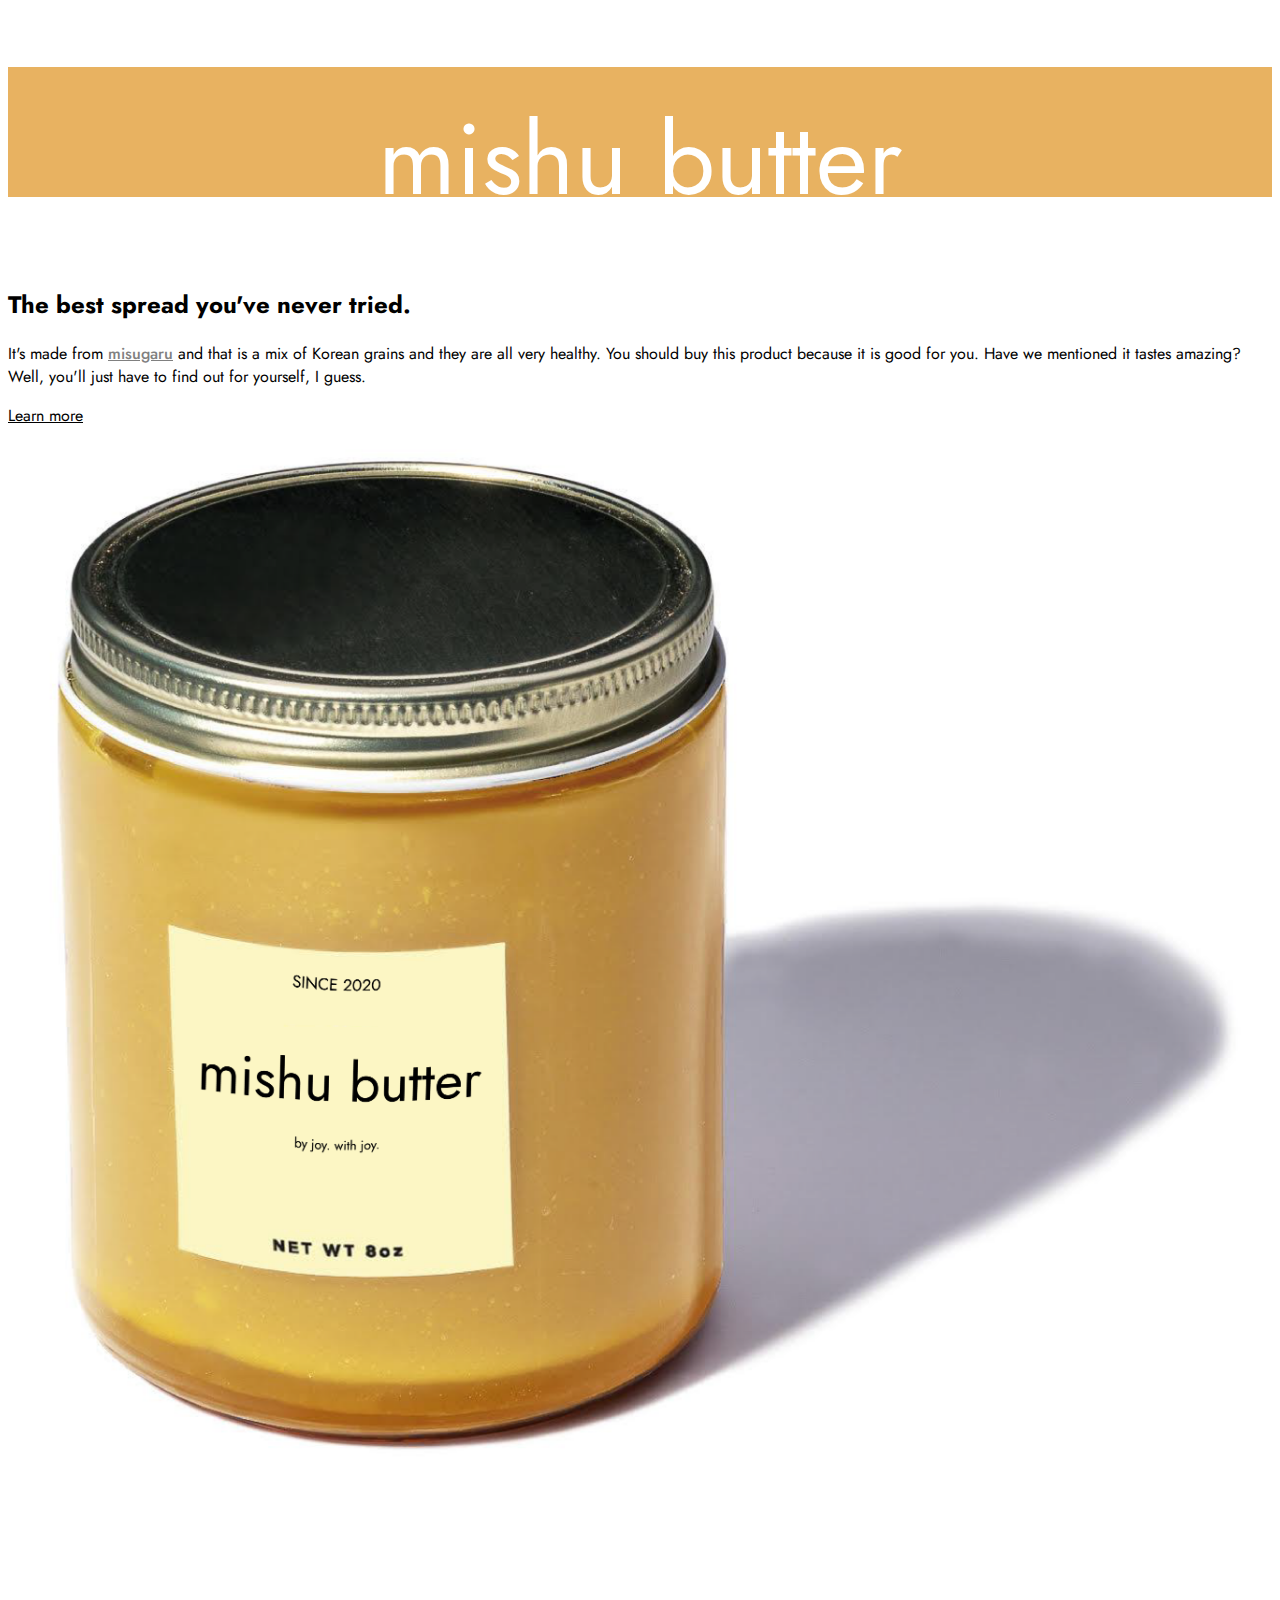
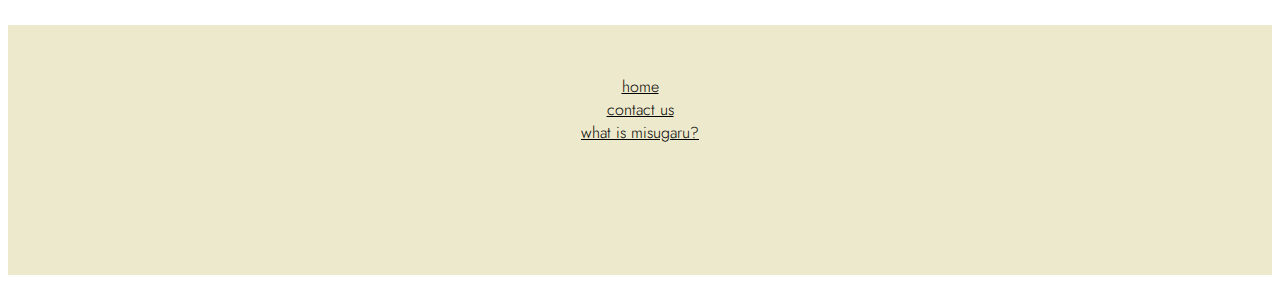
<file: index.html>
<!DOCTYPE html>
<html>
    <head>
        <title>Home page</title>
        <link rel="stylesheet" href="styles.css">
        <link rel="stylesheet" href="https://stackpath.bootstrapcdn.com/bootstrap/4.1.1/css/bootstrap.min.css" integrity="sha384-WskhaSGFgHYWDcbwN70/dfYBj47jz9qbsMId/iRN3ewGhXQFZCSftd1LZCfmhktB" crossorigin="anonymous">
        <link href="https://fonts.googleapis.com/css2?family=Jost:wght@300;400;500&display=swap" rel="stylesheet">
        <meta name="viewport" content="width=device-width, initial-scale=1.0">
    </head>
    <body>

        <div id="header">
          <h1 style="font-family:'Jost';font-weight:400;font-size:100px;color:white;">mishu butter</h1>
        </div>

        <div class="container">
            <div class="row" style="margin-top:30px;margin-bottom:150px">
                <div class="col-md-6 col-sm-6" style="margin-top:60px">
                    <h2 style=font-family:'Jost'>
                        The best spread you've never tried.
                    </h2>
                    <p class="lead mb48 mb-xs-32" style="font-family:'Jost'">
                        It's made from <a href="page1.html" style="color:grey;font-weight:500"><u>misugaru</u></a> and that is a mix of Korean grains
                        and they are all very healthy. You should buy this product
                        because it is good for you. Have we mentioned it tastes amazing?
                        Well, you'll just have to find out for yourself, I guess.
                    </p>
                    <a class="btn btn-filled btn-lg mb0" href="page1.html"
                    style="width:200px; color:black; font-family:'Jost'">
                        Learn more
                    </a>
                </div>
                <div class="col-md-6 col-sm-6" style="margin-top:20px">
                    <img src="mishu_butter_mock.png" style="max-width:100%;" alt="Deliciousness">
                </div>
            </div>
            <!--<div class="container row" style="height:200px background-color:#7c81a6">
                <div class="col-md-6"
                    <a class="btn btn-filled btn-lg mb0" href="/joshuacho/project0/form.html">
                      Contact us
                    </a>
                </div>
                <div class="col-md-6"
                    <a class="btn btn-filled btn-lg mb0" href="/joshuacho/project0/page1.html">
                    What is misugaru?
                    </a>
                </div>
            </div>
          -->
        </div>

        <div id="footer" style="text-align:center; height:200px; width: 100%;
        background-color:#ede9cc; padding-top:50px;font-family:'Jost';font-weight:300;">
          <div>
            <a href="index.html" style="color:black;">
              home
            </a>
          </div>
          <div>
            <a href="form.html" style="color:black;">
              contact us
            </a>
          </div>
          <div>
            <a href="page1.html" style="color:black;">
              what is misugaru?
            </a>
          </div>
        </div>

    </body>
</html>
</file>
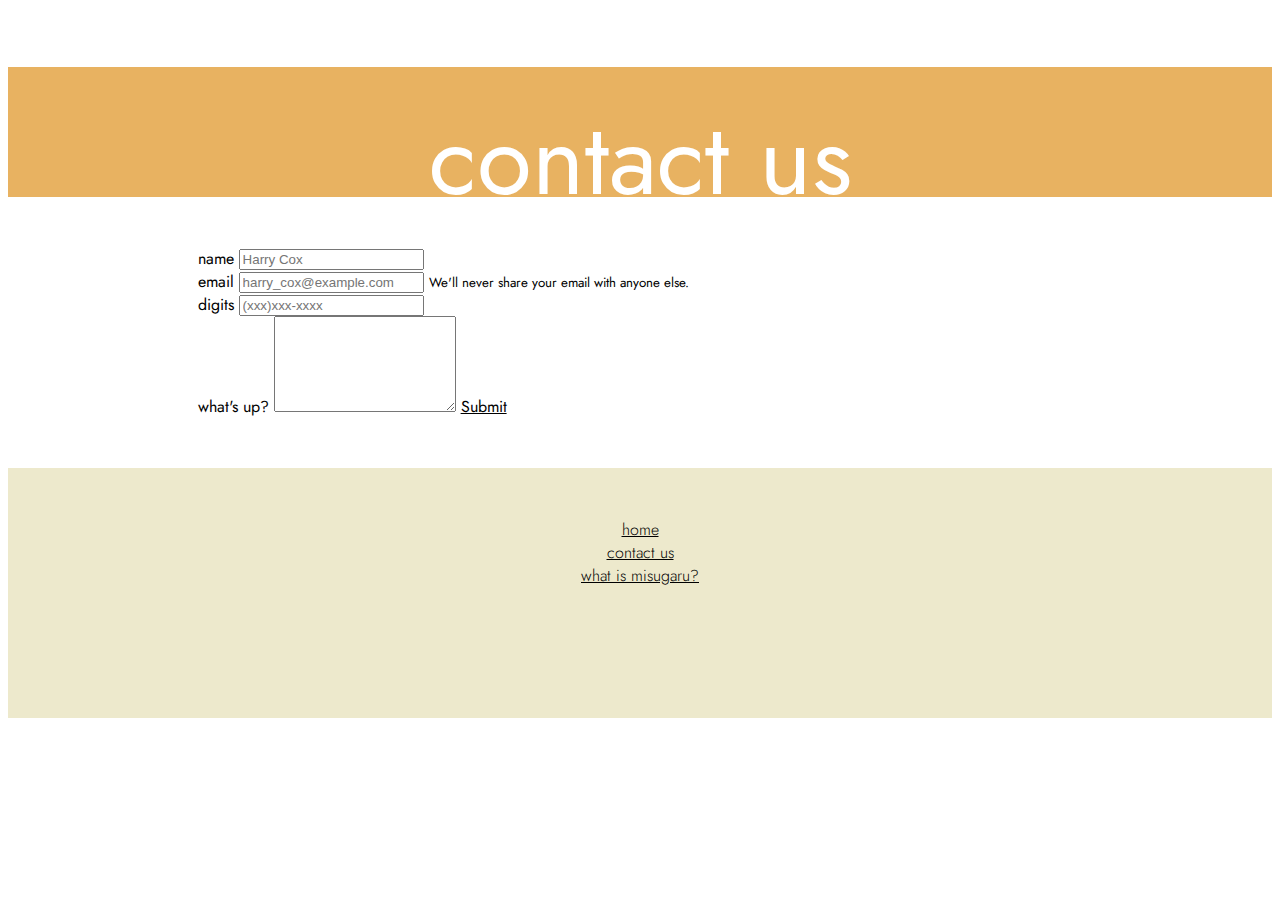
<file: form.html>
<!DOCTYPE html>
<html>
    <head>
        <title>Form</title>
        <link rel="stylesheet" href="styles.css">
        <link rel="stylesheet" href="https://stackpath.bootstrapcdn.com/bootstrap/4.1.1/css/bootstrap.min.css" integrity="sha384-WskhaSGFgHYWDcbwN70/dfYBj47jz9qbsMId/iRN3ewGhXQFZCSftd1LZCfmhktB" crossorigin="anonymous">
        <link href="https://fonts.googleapis.com/css2?family=Jost:wght@300;400;500&display=swap" rel="stylesheet">
        <meta name="viewport" content="width=device-width, initial-scale=1.0">
    </head>
    <body>
      <div id="header">
          <h1 style="font-family:'Jost';font-weight:400;font-size:100px;color:white;">contact us</h1>
      </div>
      <form style="margin-bottom:50px">
        <div class="row" style="margin-top:50px">
            <div class="col-md-10" style="margin-left:20%">
              <div class="form-group">
                <label for="usr">name</label>
                <input type="text" class="form-control" id="usr" placeholder="Harry Cox">
              </div>
              <div class="form-group">
                <label for="exampleInputEmail1">email</label>
                <input type="email" class="form-control" id="exampleInputEmail1" aria-describedby="emailHelp" placeholder="harry_cox@example.com">
                <small id="emailHelp" class="form-text text-muted">We'll never share your email with anyone else.</small>
              </div>
              <div class="form-group">
                <label for="phonenum">digits</label>
                <input type="tel" class="form-control" id="phonenum" aria-describedby="emailHelp"
                placeholder="(xxx)xxx-xxxx" pattern:"^\d{3}-\d{3}-\d{4}$">
              </div>
              <div class="form-group">
                <label for="exampleFormControlTextarea1">what's up?</label>
                <textarea class="form-control" id="exampleFormControlTextarea1" rows="6"></textarea>
              <a class="btn btn-filled btn-lg mb0" href="page2.html"
              style="width:200px; color:black;">
                  Submit
              </a>
              </div>
            </div>
          </div>
        </div>
      </form>

      <!--
        <form>
          <input type="text" placeholder="Harry" name="name">
          <input type="email" placeholder="harry_cox@example.com" name="email">
          <button>Submit!</button>
        </form>
      -->

      <div id="footer" style="text-align:center; height:200px; width: 100%;
      background-color:#ede9cc; padding-top:50px; font-family:'Jost';font-weight:300;">
        <div>
          <a href="index.html" style="color:black;">
            home
          </a>
        </div>
        <div>
          <a href="form.html" style="color:black;font-family:'Jost'">
            contact us
          </a>
        </div>
        <div>
          <a href="page1.html" style="color:black;font-family:'Jost'">
            what is misugaru?
          </a>
        </div>
      </div>
    </body>
</html>
</file>
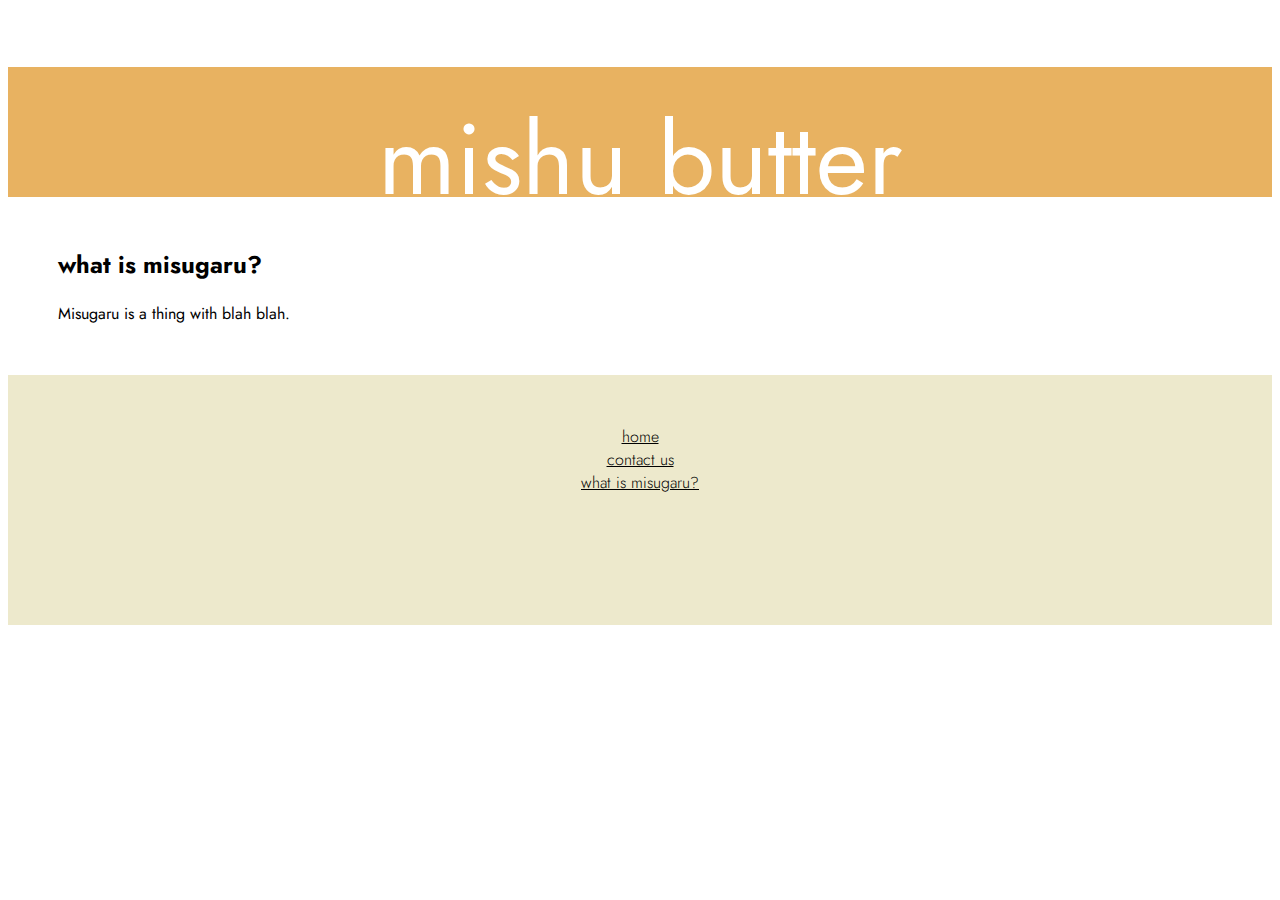
<file: page1.html>
<!DOCTYPE html>
<html>
    <head>
        <title>Home page</title>
        <link rel="stylesheet" href="styles.css">
        <link rel="stylesheet" href="https://stackpath.bootstrapcdn.com/bootstrap/4.1.1/css/bootstrap.min.css" integrity="sha384-WskhaSGFgHYWDcbwN70/dfYBj47jz9qbsMId/iRN3ewGhXQFZCSftd1LZCfmhktB" crossorigin="anonymous">
        <link href="https://fonts.googleapis.com/css2?family=Jost:wght@300;400;500&display=swap" rel="stylesheet">
        <meta name="viewport" content="width=device-width, initial-scale=1.0">
    </head>

<body>

    <div id="header">
      <h1 style="font-family:'Jost';font-weight:400;font-size:100px;color:white;">mishu butter</h1>
    </div>

    <div style="margin:50px;font-family:'Jost'">
      <h2>what is misugaru?</h2>
      <p class="lead mb48 mb-xs-32">
        Misugaru is a thing with blah blah.
      </p>
    </div>

    <div id="footer" style="text-align:center; height:200px; width: 100%;
    background-color:#ede9cc; padding-top:50px;font-family:'Jost';font-weight:300;">
      <div>
        <a href="index.html" style="color:black;">
          home
        </a>
      </div>
      <div>
        <a href="form.html" style="color:black;">
          contact us
        </a>
      </div>
      <div>
        <a href="page1.html" style="color:black;">
          what is misugaru?
        </a>
      </div>
    </div>
</body>



</html>
</file>
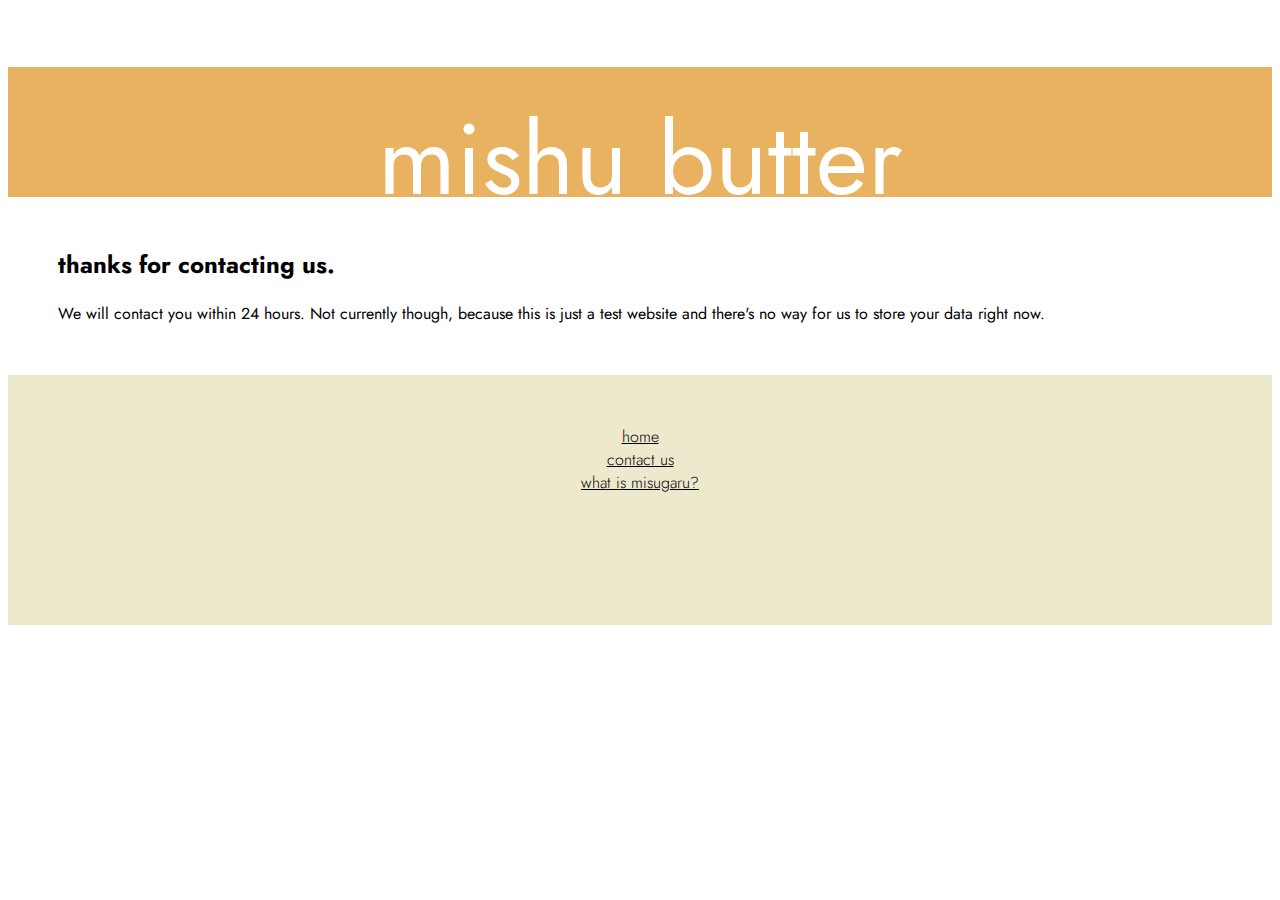
<file: page2.html>
<!DOCTYPE html>
<html>
    <head>
        <title>Home page</title>
        <link rel="stylesheet" href="styles.css">
        <link rel="stylesheet" href="https://stackpath.bootstrapcdn.com/bootstrap/4.1.1/css/bootstrap.min.css" integrity="sha384-WskhaSGFgHYWDcbwN70/dfYBj47jz9qbsMId/iRN3ewGhXQFZCSftd1LZCfmhktB" crossorigin="anonymous">
        <link href="https://fonts.googleapis.com/css2?family=Jost:wght@300;400;500&display=swap" rel="stylesheet">
        <meta name="viewport" content="width=device-width, initial-scale=1.0">
    </head>
    <body>

        <div id="header">
          <h1 style="font-family:'Jost';font-weight:400;font-size:100px;color:white;">mishu butter</h1>
        </div>

        <div style="margin:50px;font-family:'Jost'">
          <h2>thanks for contacting us.</h2>
          <p class="lead mb48 mb-xs-32">
            We will contact you within 24 hours. Not currently though, because this is just a test
            website and there's no way for us to store your data right now.
          </p>
        </div>

        <div id="footer" style="text-align:center; height:200px; width: 100%;
        background-color:#ede9cc; padding-top:50px;font-family:'Jost';font-weight:300;">
          <div>
            <a href="index.html" style="color:black;">
              home
            </a>
          </div>
          <div>
            <a href="form.html" style="color:black;">
              contact us
            </a>
          </div>
          <div>
            <a href="page1.html" style="color:black;">
              what is misugaru?
            </a>
          </div>
        </div>

    </body>
  </html>
</file>
<file: styles.css>
#header {
  background-color:#e8b261;
  height:130px;
  width:100%;
}

input[type="submit"] {
  padding: 4px 8px;
}

form {
  width: 75%;
  margin: 50 auto;
  font-family:'Jost'
}

.grid {
  display: grid;
  grid-template-columns: auto;
  grid-column-gap: 20px;
}
/*
.container {
  display: flex;
  flex-wrap: wrap;
}
*/

@media (hover: hover) {
  a:hover {
    background: #fcf6c4;
  }
}
@media (link: link) {
  a:link {
    color: yellow;
  }
}


.container {
    display: flex;
    flex-wrap: wrap;
}

img {
    max-width: 100%;
    vertical-align: middle;
}

h1 {
    font-family: 'Jost';
    font-weight: 400;
    text-align: center;
    padding-top: 20px;
}

h2 {
    display: block;
    margin-inline-start: 0px;
    margin-iinline-end: 0px;
    vertical-align: baseline;
}


p {
    display: block;
    vertical-align: baseline;
    margin-block-start: 1em;
    margin-block-end: 1em;
    margin-inline-start: 0px;
    margin-inline-end: 0px;

}

/*# sourceMappingURL=styles.css.map */
</file>
